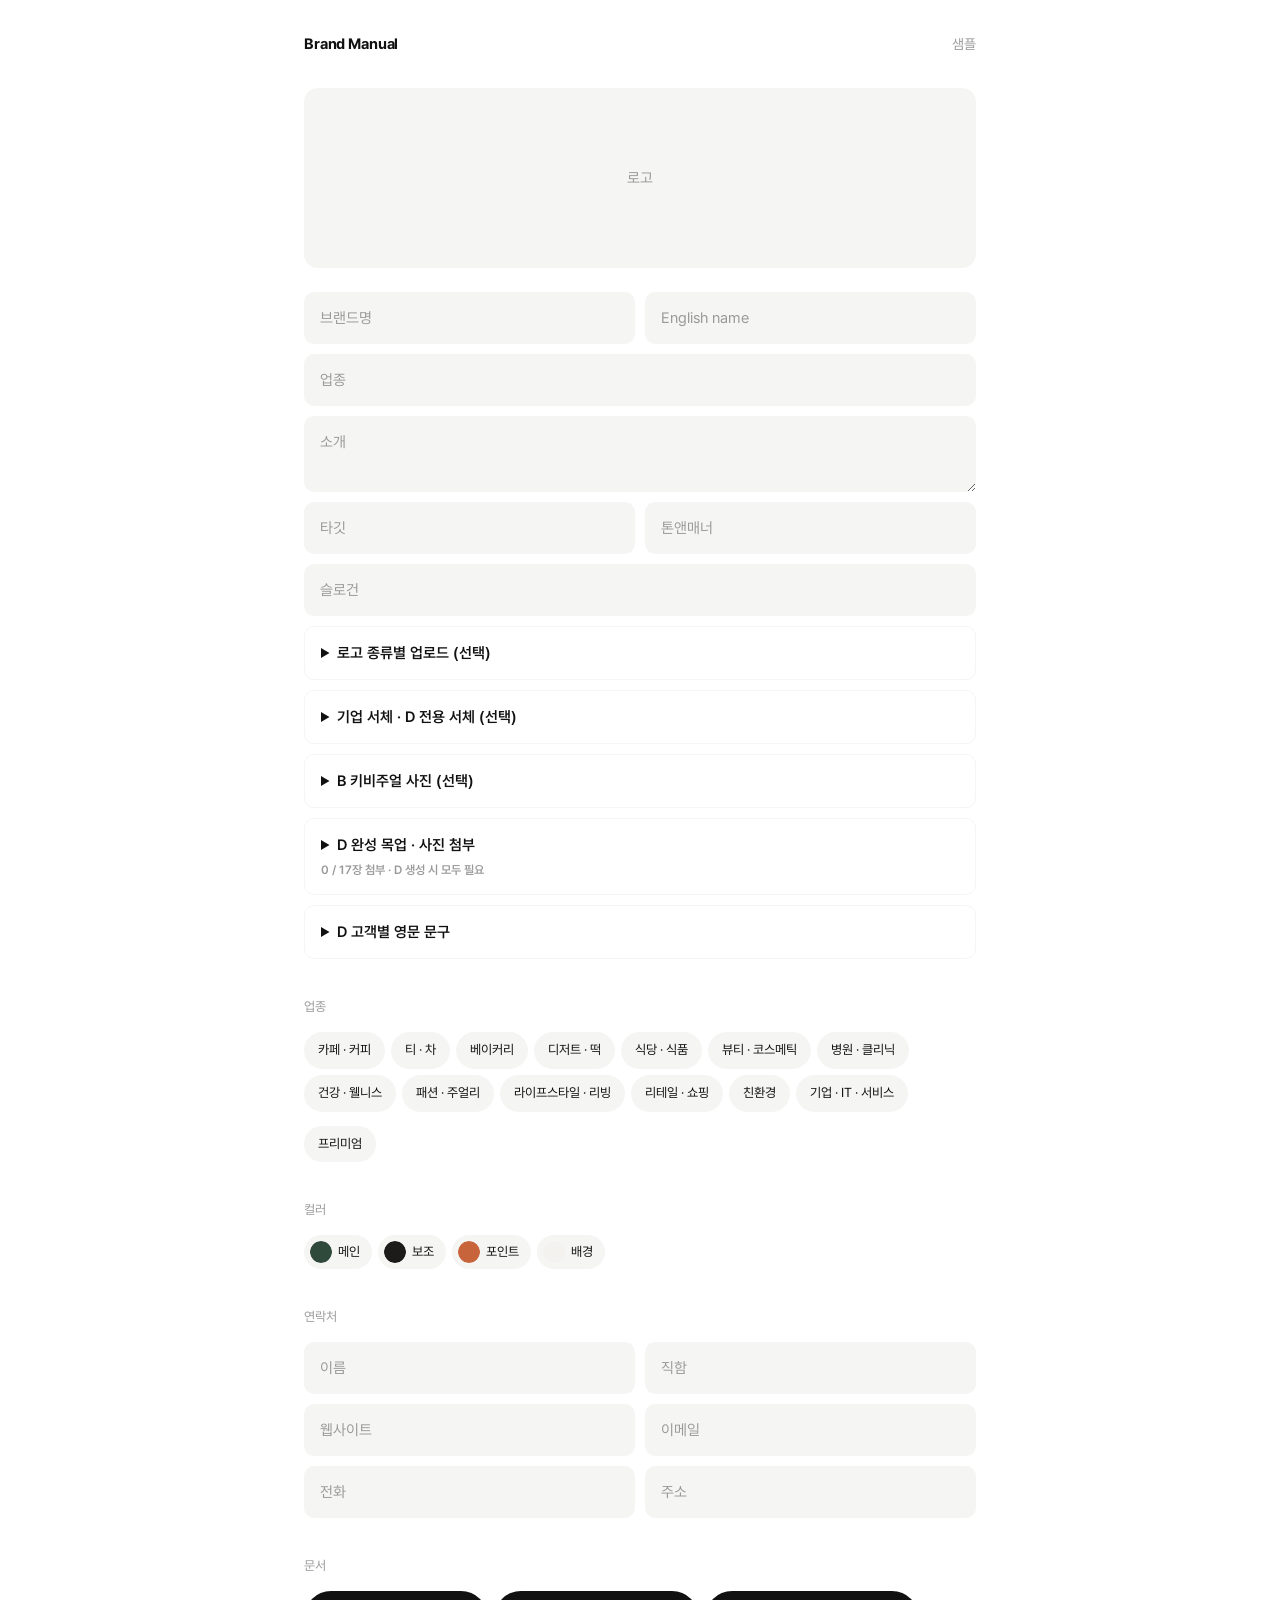
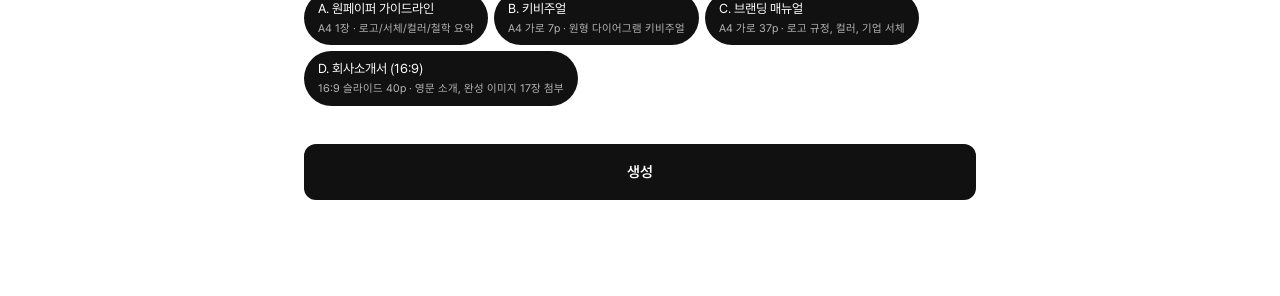
<file: index.html>
<!doctype html>
<html lang="ko">
<head>
<meta charset="utf-8" />
<meta name="viewport" content="width=device-width, initial-scale=1" />
<title>Brand Manual</title>
<meta name="description" content="브랜드 정보와 완성된 목업 이미지로 브랜드 문서 PDF를 만듭니다." />
<link rel="stylesheet" href="app/style.css" />
</head>
<body>
<header class="top">
  <span class="logo">Brand Manual</span>
  <a href="https://veldyofficial-cloud.github.io/brand-manual-showcase/showcase.html">샘플</a>
</header>

<main>
  <section id="form-panel">
    <form id="form" autocomplete="off">
      <label class="drop">
        <input type="file" id="logo" accept="image/png,image/jpeg,image/svg+xml,image/webp" required />
        <img id="logo-preview" alt="" hidden />
        <span class="drop-text">로고</span>
      </label>

      <div class="row">
        <input name="nameKo" placeholder="브랜드명" />
        <input name="nameEn" placeholder="English name" />
      </div>
      <input name="industry" placeholder="업종" />
      <textarea name="description" rows="2" placeholder="소개"></textarea>
      <div class="row">
        <input name="target" placeholder="타깃" />
        <input name="tone" placeholder="톤앤매너" />
      </div>
      <input name="slogan" placeholder="슬로건" />

      <details>
        <summary>로고 종류별 업로드 (선택)</summary>
        <p class="help">기본 로고와 다른 파일이 있을 때 넣어 주세요. 비워두면 기본 로고를 사용합니다.</p>
        <div class="uploads">
          <label>심볼<input type="file" data-logo="symbol" accept="image/png,image/jpeg,image/svg+xml,image/webp" /></label>
          <label>워드마크<input type="file" data-logo="wordmark" accept="image/png,image/jpeg,image/svg+xml,image/webp" /></label>
          <label>세로 조합형<input type="file" data-logo="comboV" accept="image/png,image/jpeg,image/svg+xml,image/webp" /></label>
          <label>가로 조합형<input type="file" data-logo="comboH" accept="image/png,image/jpeg,image/svg+xml,image/webp" /></label>
        </div>
      </details>

      <details>
        <summary>기업 서체 · D 전용 서체 (선택)</summary>
        <p class="help">기업 서체는 A·C의 서체 소개·견본에 적용합니다. D 전용 서체는 D 전체에 적용합니다. 비워두면 기본 서체를 사용합니다.</p>
        <div class="uploads">
          <label>기업 제목 서체 · 같은 패밀리의 굵기 파일을 여러 개 선택 가능<input type="file" multiple data-font="headingRegular" accept=".otf,.ttf" /></label>
          <label>기업 제목 서체 · 굵게 (선택)<input type="file" data-font="headingBold" accept=".otf,.ttf" /></label>
          <label>기업 본문 서체 · 같은 패밀리의 굵기 파일을 여러 개 선택 가능<input type="file" multiple data-font="body" accept=".otf,.ttf" /></label>
          <label>D 전용 서체<input type="file" data-font="d" accept=".otf,.ttf" /></label>
        </div>
      </details>

      <details>
        <summary>B 키비주얼 사진 (선택)</summary>
        <p class="help">마지막 페이지에 들어갈 사진 3장입니다. 비워두면 브랜드 컬러로 채웁니다.</p>
        <div class="uploads">
          <label>왼쪽<input type="file" data-photo="photo1" accept="image/png,image/jpeg,image/webp" /></label>
          <label>가운데<input type="file" data-photo="photo2" accept="image/png,image/jpeg,image/webp" /></label>
          <label>오른쪽<input type="file" data-photo="photo3" accept="image/png,image/jpeg,image/webp" /></label>
        </div>
      </details>

      <details id="d-photo-section">
        <summary>D 완성 목업 · 사진 첨부 <span id="d-photo-count" aria-live="polite"></span></summary>
        <p class="help" id="d-photo-help">D를 만들려면 완성된 이미지 총 17장이 필요합니다. 각 페이지에 넣을 목업·사진을 첨부하세요. 이미지는 비율을 유지해 전체가 보이도록 배치하며, 칸과 비율이 다르면 여백이 생깁니다. 로고와 문구가 필요한 이미지는 작업을 마친 파일을 넣어 주세요.</p>
        <label class="batch-upload">17장 한 번에 첨부<input id="d-photo-batch" type="file" multiple accept="image/png,image/jpeg,image/webp" /></label>
        <p class="help">일괄 첨부는 파일명 순서(01, 02, …, 17)로 아래 페이지에 배정됩니다. 미리보기에서 배치를 확인하고 개별 교체할 수 있습니다.</p>
        <p id="d-photo-error" role="alert" hidden></p>
        <div class="uploads d-photo-grid" id="d-photos"></div>
      </details>

      <details>
        <summary>D 고객별 영문 문구</summary>
        <p class="help">고객의 영어 문구를 항목별로 입력하세요. 비운 항목은 기본 문장으로 채우며, 생성 후에도 수정할 수 있습니다.</p>
        <button type="button" class="text" id="fill-english">빈 항목에 기본 문구 채우기</button>
        <div class="english-fields" id="d-fields"></div>
      </details>

      <p class="label">업종</p>
      <div class="pills" id="industries"></div>
      <label class="check"><input type="checkbox" name="premium" />프리미엄</label>

      <p class="label">컬러</p>
      <div class="colors" id="colors"></div>

      <p class="label">연락처</p>
      <div class="row">
        <input name="person" placeholder="이름" />
        <input name="role" placeholder="직함" />
      </div>
      <div class="row">
        <input name="web" placeholder="웹사이트" />
        <input name="email" placeholder="이메일" />
      </div>
      <div class="row">
        <input name="phone" placeholder="전화" />
        <input name="address" placeholder="주소" />
      </div>

      <p class="label">문서</p>
      <div class="docs" id="docs"></div>

      <button type="submit" class="primary">생성</button>
    </form>
  </section>

  <section id="result" hidden>
    <div class="result-head">
      <h2 id="result-title"></h2>
      <button class="primary small" id="zip" hidden>ZIP</button>
    </div>
    <p class="status" id="status"></p>
    <div class="progress"><div id="bar"></div></div>

    <p class="label">첨부 이미지 <span id="picked"></span></p>
    <div class="mocks" id="mocks"></div>

    <p class="label">문서</p>
    <div id="doc-list"></div>

    <div id="editor" hidden>
      <p class="label">문구</p>
      <div class="ai">
        <button type="button" class="text" id="copy-prompt">AI 프롬프트 복사</button>
        <textarea id="ai-answer" rows="2" placeholder="AI 답변 붙여넣기"></textarea>
        <button type="button" class="text" id="apply-answer">적용</button>
      </div>
      <div id="fields"></div>
      <button class="primary" id="rerender">다시 만들기</button>
    </div>
    <button class="text" id="new">새로 만들기</button>
  </section>
</main>
<script src="app/pdfkit.js"></script>
<script src="app/jszip.js"></script>
<script type="module" src="app/app.js"></script>
</body>
</html>
</file>
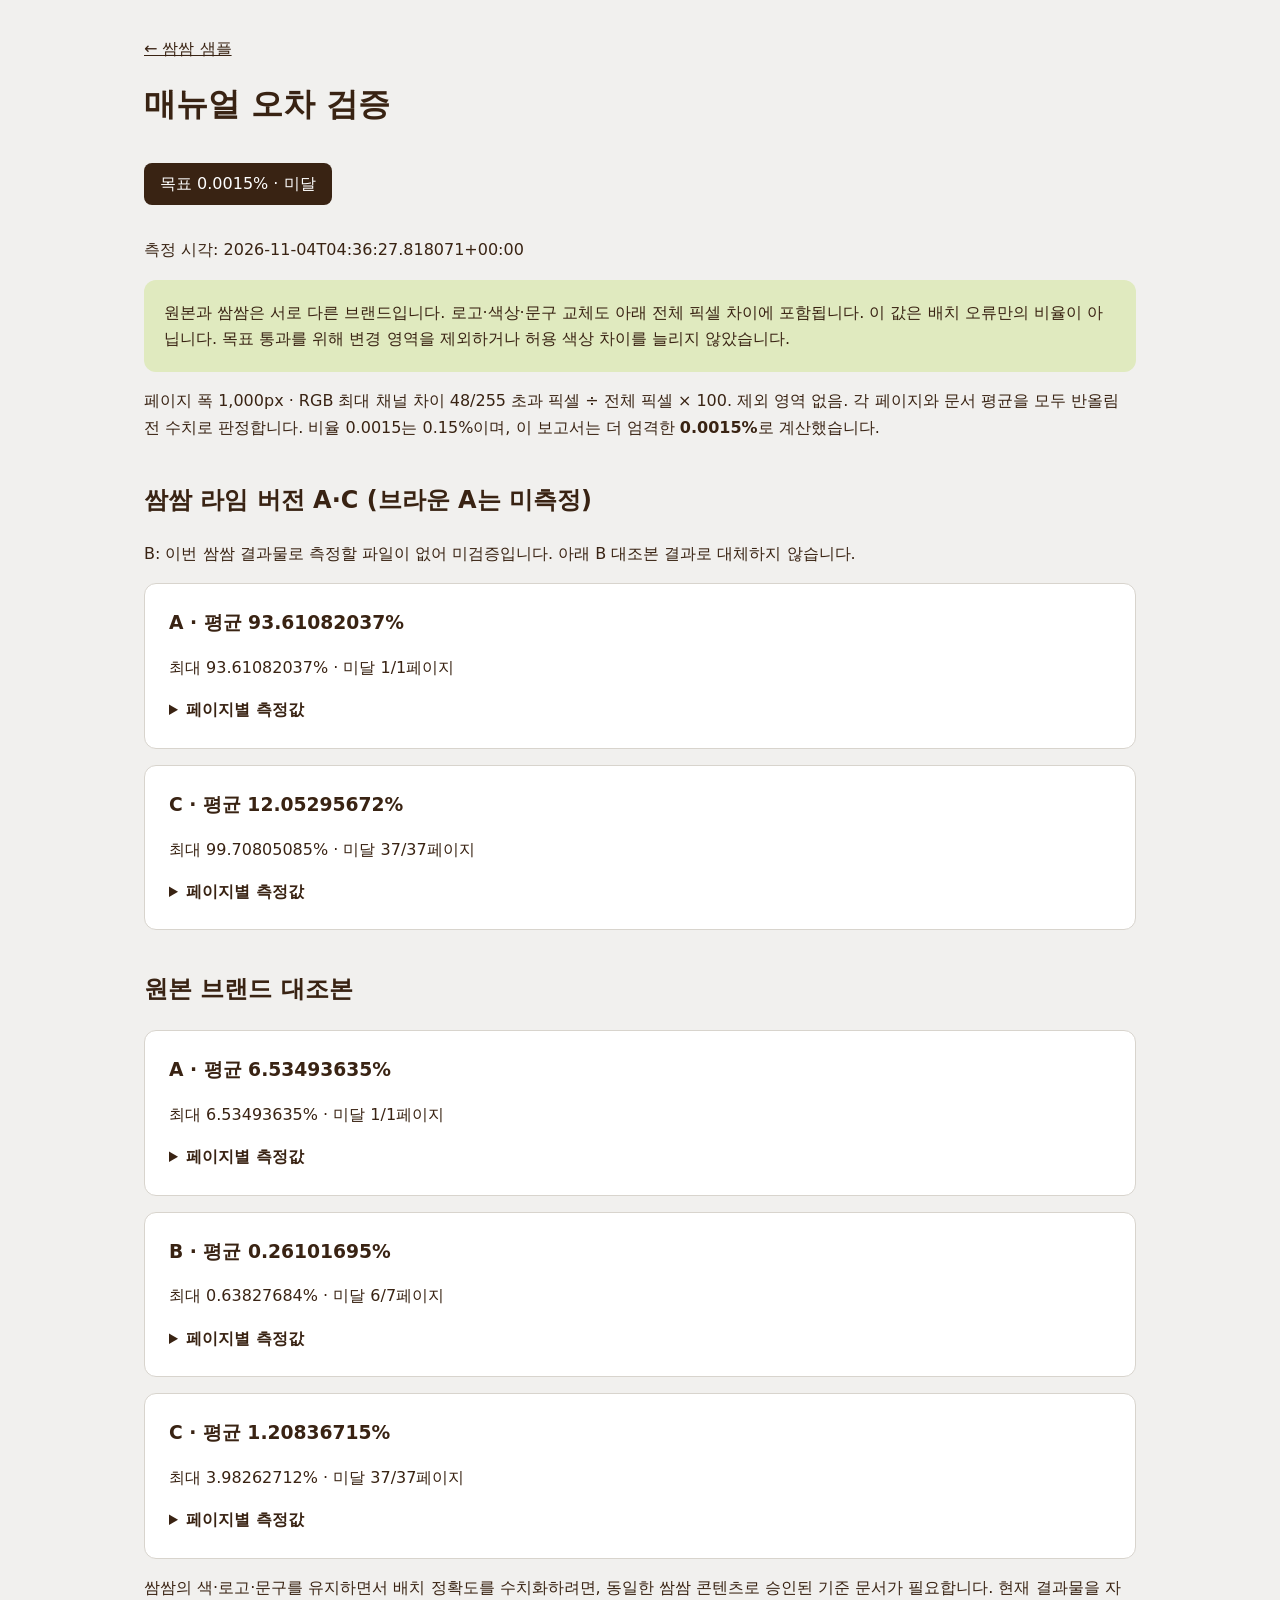
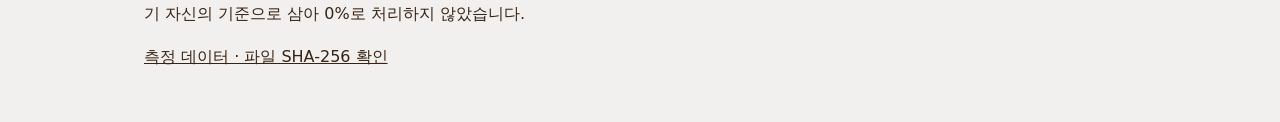
<file: quality-report.html>
<!doctype html><html lang="ko"><meta charset="utf-8"><meta name="viewport" content="width=device-width,initial-scale=1">
<title>쌈쌈 매뉴얼 오차 검증</title><style>
*{box-sizing:border-box}body{margin:0;background:#f1f0ee;color:#392313;font:16px/1.65 system-ui,sans-serif}main{max-width:1040px;margin:auto;padding:36px 24px}h1{font-size:32px;line-height:1.3}h2{margin-top:40px}h3{margin:0}article{background:white;border:1px solid #d8d4cd;padding:24px;margin:16px 0;border-radius:12px}.status{display:inline-block;background:#392313;color:white;padding:8px 16px;border-radius:8px}a{color:#392313}summary{cursor:pointer;font-weight:600}.scroll{overflow:auto}table{border-collapse:collapse;width:100%;margin-top:16px;white-space:nowrap}th,td{padding:10px;text-align:right;border-bottom:1px solid #ddd}th:first-child,td:first-child{text-align:left}.note{background:#e0eabf;padding:20px;border-radius:12px}
</style><main><a href="showcase.html#ssam">← 쌈쌈 샘플</a><h1>매뉴얼 오차 검증</h1><p class="status">목표 0.0015% · 미달</p>
<p>측정 시각: 2026-11-04T04:36:27.818071+00:00</p>
<div class="note">원본과 쌈쌈은 서로 다른 브랜드입니다. 로고·색상·문구 교체도 아래 전체 픽셀 차이에 포함됩니다. 이 값은 배치 오류만의 비율이 아닙니다. 목표 통과를 위해 변경 영역을 제외하거나 허용 색상 차이를 늘리지 않았습니다.</div>
<p>페이지 폭 1,000px · RGB 최대 채널 차이 48/255 초과 픽셀 ÷ 전체 픽셀 × 100. 제외 영역 없음. 각 페이지와 문서 평균을 모두 반올림 전 수치로 판정합니다. 비율 0.0015는 0.15%이며, 이 보고서는 더 엄격한 <strong>0.0015%</strong>로 계산했습니다.</p>
<section><h2>쌈쌈 라임 버전 A·C (브라운 A는 미측정)</h2><p>B: 이번 쌈쌈 결과물로 측정할 파일이 없어 미검증입니다. 아래 B 대조본 결과로 대체하지 않습니다.</p><article><h3>A · 평균 93.61082037%</h3>
<p>최대 93.61082037% · 미달 1/1페이지</p>
<details><summary>페이지별 측정값</summary><div class="scroll"><table><thead><tr><th>페이지</th><th>차이율</th><th>차이 픽셀</th><th>허용 픽셀</th><th>판정</th></tr></thead><tbody><tr><td>1</td><td>93.61082037%</td><td>1,323,657</td><td>21</td><td>미달</td></tr></tbody></table></div></details></article><article><h3>C · 평균 12.05295672%</h3>
<p>최대 99.70805085% · 미달 37/37페이지</p>
<details><summary>페이지별 측정값</summary><div class="scroll"><table><thead><tr><th>페이지</th><th>차이율</th><th>차이 픽셀</th><th>허용 픽셀</th><th>판정</th></tr></thead><tbody><tr><td>1</td><td>99.70805085%</td><td>705,933</td><td>10</td><td>미달</td></tr><tr><td>2</td><td>1.05197740%</td><td>7,448</td><td>10</td><td>미달</td></tr><tr><td>3</td><td>3.03319209%</td><td>21,475</td><td>10</td><td>미달</td></tr><tr><td>4</td><td>2.32542373%</td><td>16,464</td><td>10</td><td>미달</td></tr><tr><td>5</td><td>2.72669492%</td><td>19,305</td><td>10</td><td>미달</td></tr><tr><td>6</td><td>2.06709040%</td><td>14,635</td><td>10</td><td>미달</td></tr><tr><td>7</td><td>2.44322034%</td><td>17,298</td><td>10</td><td>미달</td></tr><tr><td>8</td><td>3.60495050%</td><td>25,487</td><td>10</td><td>미달</td></tr><tr><td>9</td><td>3.88884181%</td><td>27,533</td><td>10</td><td>미달</td></tr><tr><td>10</td><td>4.06454802%</td><td>28,777</td><td>10</td><td>미달</td></tr><tr><td>11</td><td>3.86977401%</td><td>27,398</td><td>10</td><td>미달</td></tr><tr><td>12</td><td>5.19759887%</td><td>36,799</td><td>10</td><td>미달</td></tr><tr><td>13</td><td>2.49858757%</td><td>17,690</td><td>10</td><td>미달</td></tr><tr><td>14</td><td>2.97062147%</td><td>21,032</td><td>10</td><td>미달</td></tr><tr><td>15</td><td>3.19604520%</td><td>22,628</td><td>10</td><td>미달</td></tr><tr><td>16</td><td>3.64568600%</td><td>25,775</td><td>10</td><td>미달</td></tr><tr><td>17</td><td>1.55946328%</td><td>11,041</td><td>10</td><td>미달</td></tr><tr><td>18</td><td>1.65974576%</td><td>11,751</td><td>10</td><td>미달</td></tr><tr><td>19</td><td>1.91285311%</td><td>13,543</td><td>10</td><td>미달</td></tr><tr><td>20</td><td>1.84209040%</td><td>13,042</td><td>10</td><td>미달</td></tr><tr><td>21</td><td>3.70028249%</td><td>26,198</td><td>10</td><td>미달</td></tr><tr><td>22</td><td>4.14731638%</td><td>29,363</td><td>10</td><td>미달</td></tr><tr><td>23</td><td>3.53446328%</td><td>25,024</td><td>10</td><td>미달</td></tr><tr><td>24</td><td>3.33776521%</td><td>23,598</td><td>10</td><td>미달</td></tr><tr><td>25</td><td>4.31906780%</td><td>30,579</td><td>10</td><td>미달</td></tr><tr><td>26</td><td>4.93954802%</td><td>34,972</td><td>10</td><td>미달</td></tr><tr><td>27</td><td>6.36355932%</td><td>45,054</td><td>10</td><td>미달</td></tr><tr><td>28</td><td>20.27528249%</td><td>143,549</td><td>10</td><td>미달</td></tr><tr><td>29</td><td>31.84717514%</td><td>225,478</td><td>10</td><td>미달</td></tr><tr><td>30</td><td>32.27245763%</td><td>228,489</td><td>10</td><td>미달</td></tr><tr><td>31</td><td>39.07302260%</td><td>276,637</td><td>10</td><td>미달</td></tr><tr><td>32</td><td>60.86577086%</td><td>430,321</td><td>10</td><td>미달</td></tr><tr><td>33</td><td>62.39717514%</td><td>441,772</td><td>10</td><td>미달</td></tr><tr><td>34</td><td>6.33714689%</td><td>44,867</td><td>10</td><td>미달</td></tr><tr><td>35</td><td>4.51525424%</td><td>31,968</td><td>10</td><td>미달</td></tr><tr><td>36</td><td>4.47867232%</td><td>31,709</td><td>10</td><td>미달</td></tr><tr><td>37</td><td>0.28898305%</td><td>2,046</td><td>10</td><td>미달</td></tr></tbody></table></div></details></article></section><section><h2>원본 브랜드 대조본</h2><article><h3>A · 평균 6.53493635%</h3>
<p>최대 6.53493635% · 미달 1/1페이지</p>
<details><summary>페이지별 측정값</summary><div class="scroll"><table><thead><tr><th>페이지</th><th>차이율</th><th>차이 픽셀</th><th>허용 픽셀</th><th>판정</th></tr></thead><tbody><tr><td>1</td><td>6.53493635%</td><td>92,404</td><td>21</td><td>미달</td></tr></tbody></table></div></details></article><article><h3>B · 평균 0.26101695%</h3>
<p>최대 0.63827684% · 미달 6/7페이지</p>
<details><summary>페이지별 측정값</summary><div class="scroll"><table><thead><tr><th>페이지</th><th>차이율</th><th>차이 픽셀</th><th>허용 픽셀</th><th>판정</th></tr></thead><tbody><tr><td>1</td><td>0.44180791%</td><td>3,128</td><td>10</td><td>미달</td></tr><tr><td>2</td><td>0.17641243%</td><td>1,249</td><td>10</td><td>미달</td></tr><tr><td>3</td><td>0.00112994%</td><td>8</td><td>10</td><td>통과</td></tr><tr><td>4</td><td>0.63827684%</td><td>4,519</td><td>10</td><td>미달</td></tr><tr><td>5</td><td>0.16483051%</td><td>1,167</td><td>10</td><td>미달</td></tr><tr><td>6</td><td>0.23545198%</td><td>1,667</td><td>10</td><td>미달</td></tr><tr><td>7</td><td>0.16920904%</td><td>1,198</td><td>10</td><td>미달</td></tr></tbody></table></div></details></article><article><h3>C · 평균 1.20836715%</h3>
<p>최대 3.98262712% · 미달 37/37페이지</p>
<details><summary>페이지별 측정값</summary><div class="scroll"><table><thead><tr><th>페이지</th><th>차이율</th><th>차이 픽셀</th><th>허용 픽셀</th><th>판정</th></tr></thead><tbody><tr><td>1</td><td>0.56257062%</td><td>3,983</td><td>10</td><td>미달</td></tr><tr><td>2</td><td>0.52161017%</td><td>3,693</td><td>10</td><td>미달</td></tr><tr><td>3</td><td>1.16963277%</td><td>8,281</td><td>10</td><td>미달</td></tr><tr><td>4</td><td>1.03234463%</td><td>7,309</td><td>10</td><td>미달</td></tr><tr><td>5</td><td>0.57019774%</td><td>4,037</td><td>10</td><td>미달</td></tr><tr><td>6</td><td>0.54463277%</td><td>3,856</td><td>10</td><td>미달</td></tr><tr><td>7</td><td>0.46271186%</td><td>3,276</td><td>10</td><td>미달</td></tr><tr><td>8</td><td>0.68472419%</td><td>4,841</td><td>10</td><td>미달</td></tr><tr><td>9</td><td>0.74378531%</td><td>5,266</td><td>10</td><td>미달</td></tr><tr><td>10</td><td>0.93559322%</td><td>6,624</td><td>10</td><td>미달</td></tr><tr><td>11</td><td>0.76963277%</td><td>5,449</td><td>10</td><td>미달</td></tr><tr><td>12</td><td>1.28728814%</td><td>9,114</td><td>10</td><td>미달</td></tr><tr><td>13</td><td>0.67259887%</td><td>4,762</td><td>10</td><td>미달</td></tr><tr><td>14</td><td>0.80960452%</td><td>5,732</td><td>10</td><td>미달</td></tr><tr><td>15</td><td>0.74957627%</td><td>5,307</td><td>10</td><td>미달</td></tr><tr><td>16</td><td>1.22956153%</td><td>8,693</td><td>10</td><td>미달</td></tr><tr><td>17</td><td>0.44194915%</td><td>3,129</td><td>10</td><td>미달</td></tr><tr><td>18</td><td>0.42118644%</td><td>2,982</td><td>10</td><td>미달</td></tr><tr><td>19</td><td>0.46327684%</td><td>3,280</td><td>10</td><td>미달</td></tr><tr><td>20</td><td>0.53870056%</td><td>3,814</td><td>10</td><td>미달</td></tr><tr><td>21</td><td>1.82104520%</td><td>12,893</td><td>10</td><td>미달</td></tr><tr><td>22</td><td>2.29943503%</td><td>16,280</td><td>10</td><td>미달</td></tr><tr><td>23</td><td>1.74533898%</td><td>12,357</td><td>10</td><td>미달</td></tr><tr><td>24</td><td>2.12333805%</td><td>15,012</td><td>10</td><td>미달</td></tr><tr><td>25</td><td>1.42330508%</td><td>10,077</td><td>10</td><td>미달</td></tr><tr><td>26</td><td>2.29378531%</td><td>16,240</td><td>10</td><td>미달</td></tr><tr><td>27</td><td>0.37471751%</td><td>2,653</td><td>10</td><td>미달</td></tr><tr><td>28</td><td>0.84194915%</td><td>5,961</td><td>10</td><td>미달</td></tr><tr><td>29</td><td>1.22358757%</td><td>8,663</td><td>10</td><td>미달</td></tr><tr><td>30</td><td>0.99548023%</td><td>7,048</td><td>10</td><td>미달</td></tr><tr><td>31</td><td>0.89788136%</td><td>6,357</td><td>10</td><td>미달</td></tr><tr><td>32</td><td>1.64823197%</td><td>11,653</td><td>10</td><td>미달</td></tr><tr><td>33</td><td>1.07598870%</td><td>7,618</td><td>10</td><td>미달</td></tr><tr><td>34</td><td>2.68629944%</td><td>19,019</td><td>10</td><td>미달</td></tr><tr><td>35</td><td>3.71214689%</td><td>26,282</td><td>10</td><td>미달</td></tr><tr><td>36</td><td>3.98262712%</td><td>28,197</td><td>10</td><td>미달</td></tr><tr><td>37</td><td>0.95324859%</td><td>6,749</td><td>10</td><td>미달</td></tr></tbody></table></div></details></article></section><p>쌈쌈의 색·로고·문구를 유지하면서 배치 정확도를 수치화하려면, 동일한 쌈쌈 콘텐츠로 승인된 기준 문서가 필요합니다. 현재 결과물을 자기 자신의 기준으로 삼아 0%로 처리하지 않았습니다.</p>
<p><a href="quality-report.json">측정 데이터 · 파일 SHA-256 확인</a></p></main></html>
</file>
<file: app/style.css>
@font-face { font-family: Pretendard; src: url('../fonts/Pretendard-Regular.otf') format('opentype'); font-weight: 400; font-display: swap; }
@font-face { font-family: Pretendard; src: url('../fonts/Pretendard-SemiBold.otf') format('opentype'); font-weight: 500 600; font-display: swap; }
@font-face { font-family: Pretendard; src: url('../fonts/Pretendard-Bold.otf') format('opentype'); font-weight: 700; font-display: swap; }
:root {
  --bg: #ffffff;
  --ink: #111111;
  --sub: #9a9a9a;
  --fill: #f5f5f4;
  --on: #111111;
  --on-ink: #ffffff;
}
@media (prefers-color-scheme: dark) {
  :root:not([data-theme="light"]) { --bg: #0f0f0f; --ink: #f2f2f2; --sub: #6f6f6f; --fill: #1b1b1b; --on: #f2f2f2; --on-ink: #0f0f0f; }
}
:root[data-theme="dark"] { --bg: #0f0f0f; --ink: #f2f2f2; --sub: #6f6f6f; --fill: #1b1b1b; --on: #f2f2f2; --on-ink: #0f0f0f; }

* { box-sizing: border-box; }
html, body { margin: 0; }
body { background: var(--bg); color: var(--ink); font: 15px/1.6 'Pretendard', -apple-system, sans-serif; -webkit-font-smoothing: antialiased; }
a { color: inherit; }

.top { display: flex; justify-content: space-between; align-items: center; max-width: 720px; margin: 0 auto; padding: 32px 24px; }
.top .logo { font-weight: 700; letter-spacing: -0.01em; }
.top a { color: var(--sub); text-decoration: none; font-size: 14px; }

main { max-width: 720px; margin: 0 auto; padding: 0 24px 96px; }
form { display: grid; gap: 10px; }
details { padding: 14px 16px; border: 1px solid var(--fill); border-radius: 10px; }
summary { cursor: pointer; font-weight: 500; }
.help { color: var(--sub); font-size: 13px; }
.uploads, .english-fields { display: grid; gap: 14px; }
.uploads label, .english-fields label { display: grid; gap: 6px; font-size: 13px; }
.uploads input { max-width: 100%; }
.d-photo-grid { grid-template-columns: repeat(2, minmax(0, 1fr)); }
.photo-upload { min-width: 0; padding: 12px; background: var(--fill); border-radius: 8px; }
.photo-upload small, .photo-name { color: var(--sub); font-size: 12px; }
.photo-upload img { display: block; width: 100%; height: 130px; object-fit: contain; margin: 10px 0; }
.photo-name { display: block; overflow-wrap: anywhere; }
.batch-upload { display: grid; gap: 8px; font-size: 13px; }
#d-photo-count { display: block; margin-top: 4px; font-size: 12px; color: var(--sub); }
#d-photo-error { color: #c53030; font-size: 13px; }
.doc-opt small { display: block !important; opacity: .7; font-size: 11px; }
[hidden] { display: none !important; }
.row { display: grid; grid-template-columns: 1fr 1fr; gap: 10px; }

input:not([type=file]):not([type=checkbox]):not([type=color]), textarea {
  width: 100%; border: 0; background: var(--fill); color: var(--ink); border-radius: 10px;
  padding: 14px 16px; font: inherit; outline: none; resize: vertical;
}
input::placeholder, textarea::placeholder { color: var(--sub); }
input:focus, textarea:focus { box-shadow: 0 0 0 1.5px var(--ink); }

.drop {
  position: relative; display: grid; place-items: center; height: 180px; margin-bottom: 14px;
  background: var(--fill); border-radius: 14px; cursor: pointer; color: var(--sub);
}
.drop.over { background: color-mix(in srgb, var(--fill), var(--ink) 6%); }
.drop input { position: absolute; inset: 0; opacity: 0; cursor: pointer; }
.drop img { max-height: 110px; max-width: 70%; object-fit: contain; }
.drop img:not([hidden]) + .drop-text { display: none; }

.label { margin: 28px 0 4px; color: var(--sub); font-size: 13px; }
.label span { margin-left: 8px; }

.pills, .docs, .colors { display: flex; flex-wrap: wrap; gap: 6px; }
.pills label, .doc-opt, .check, .color {
  display: inline-flex; align-items: center; gap: 6px; margin: 0; cursor: pointer;
  background: var(--fill); border-radius: 99px; padding: 8px 14px; font-size: 13px; user-select: none;
}
.pills input, .doc-opt input, .check input { display: none; }
.pills label:has(input:checked), .doc-opt:has(input:checked), .check:has(input:checked) { background: var(--on); color: var(--on-ink); }
.check { margin-top: 4px; width: fit-content; }
.doc-opt small { display: none; }
.color { padding: 6px 12px 6px 6px; }
.color input[type=checkbox] { display: none; }
.color:has(input[type=checkbox]:checked) { box-shadow: inset 0 0 0 1.5px var(--ink); }
.color input[type=color] { width: 22px; height: 22px; border: 0; padding: 0; background: none; cursor: pointer; border-radius: 50%; }
.color input[type=color]::-webkit-color-swatch-wrapper { padding: 0; }
.color input[type=color]::-webkit-color-swatch { border: 0; border-radius: 50%; }

button { font: inherit; cursor: pointer; border: 0; background: none; color: inherit; }
.primary { margin-top: 28px; width: 100%; padding: 16px; border-radius: 12px; background: var(--on); color: var(--on-ink); font-weight: 600; }
.primary.small { margin: 0; width: auto; padding: 10px 18px; }
.primary:disabled { opacity: .4; }
.text { color: var(--sub); padding: 8px 0; font-size: 14px; }
.text:hover { color: var(--ink); }
#new { display: block; margin: 40px auto 0; }

.result-head { display: flex; justify-content: space-between; align-items: center; gap: 12px; }
.result-head h2 { margin: 0; font-size: 22px; font-weight: 700; letter-spacing: -0.01em; }
.status { color: var(--sub); font-size: 13px; margin: 6px 0 12px; }
.progress { height: 2px; background: var(--fill); border-radius: 2px; overflow: hidden; }
#bar { height: 100%; width: 0; background: var(--ink); transition: width .4s; }

.mocks { display: grid; grid-template-columns: repeat(3, minmax(0, 1fr)); gap: 6px; }
.mocks figure { position: relative; margin: 0; border-radius: 10px; overflow: hidden; }
.mocks img { width: 100%; aspect-ratio: 1; object-fit: cover; display: block; cursor: zoom-in; }
.mocks figcaption { position: absolute; inset: auto 0 0 0; display: flex; justify-content: space-between; padding: 8px 10px; font-size: 12px; color: #fff; background: linear-gradient(transparent, rgba(0, 0, 0, .45)); opacity: 0; transition: opacity .2s; }
.mocks figure:hover figcaption { opacity: 1; }
.mocks figcaption a { color: #fff; text-decoration: none; }

.doc { padding: 14px 0; }
.doc + .doc { box-shadow: inset 0 1px 0 var(--fill); }
.doc-head { display: flex; justify-content: space-between; align-items: center; gap: 12px; }
.doc-head h3 { margin: 0; font-size: 15px; font-weight: 500; }
.badge { color: var(--sub); font-size: 13px; margin-left: 8px; }
.dl { display: flex; gap: 16px; font-size: 14px; }
.dl a { text-decoration: none; color: var(--sub); }
.dl a:hover { color: var(--ink); }

.ai { display: grid; gap: 6px; margin-bottom: 18px; }
.ai .text { justify-self: start; }
#fields { display: grid; gap: 14px; }
#fields label { display: grid; gap: 4px; font-size: 12px; color: var(--sub); }
#fields textarea { font-size: 14px; }

.lightbox { position: fixed; inset: 0; background: rgba(0, 0, 0, .9); display: grid; place-items: center; z-index: 10; cursor: zoom-out; padding: 16px; }
.lightbox img { max-width: 100%; max-height: 92vh; }

@media (max-width: 640px) {
  .d-photo-grid { grid-template-columns: 1fr; }
  .top, main { padding-left: 16px; padding-right: 16px; }
  .row { grid-template-columns: 1fr; }
  .mocks { grid-template-columns: repeat(2, minmax(0, 1fr)); }
}
</file>
